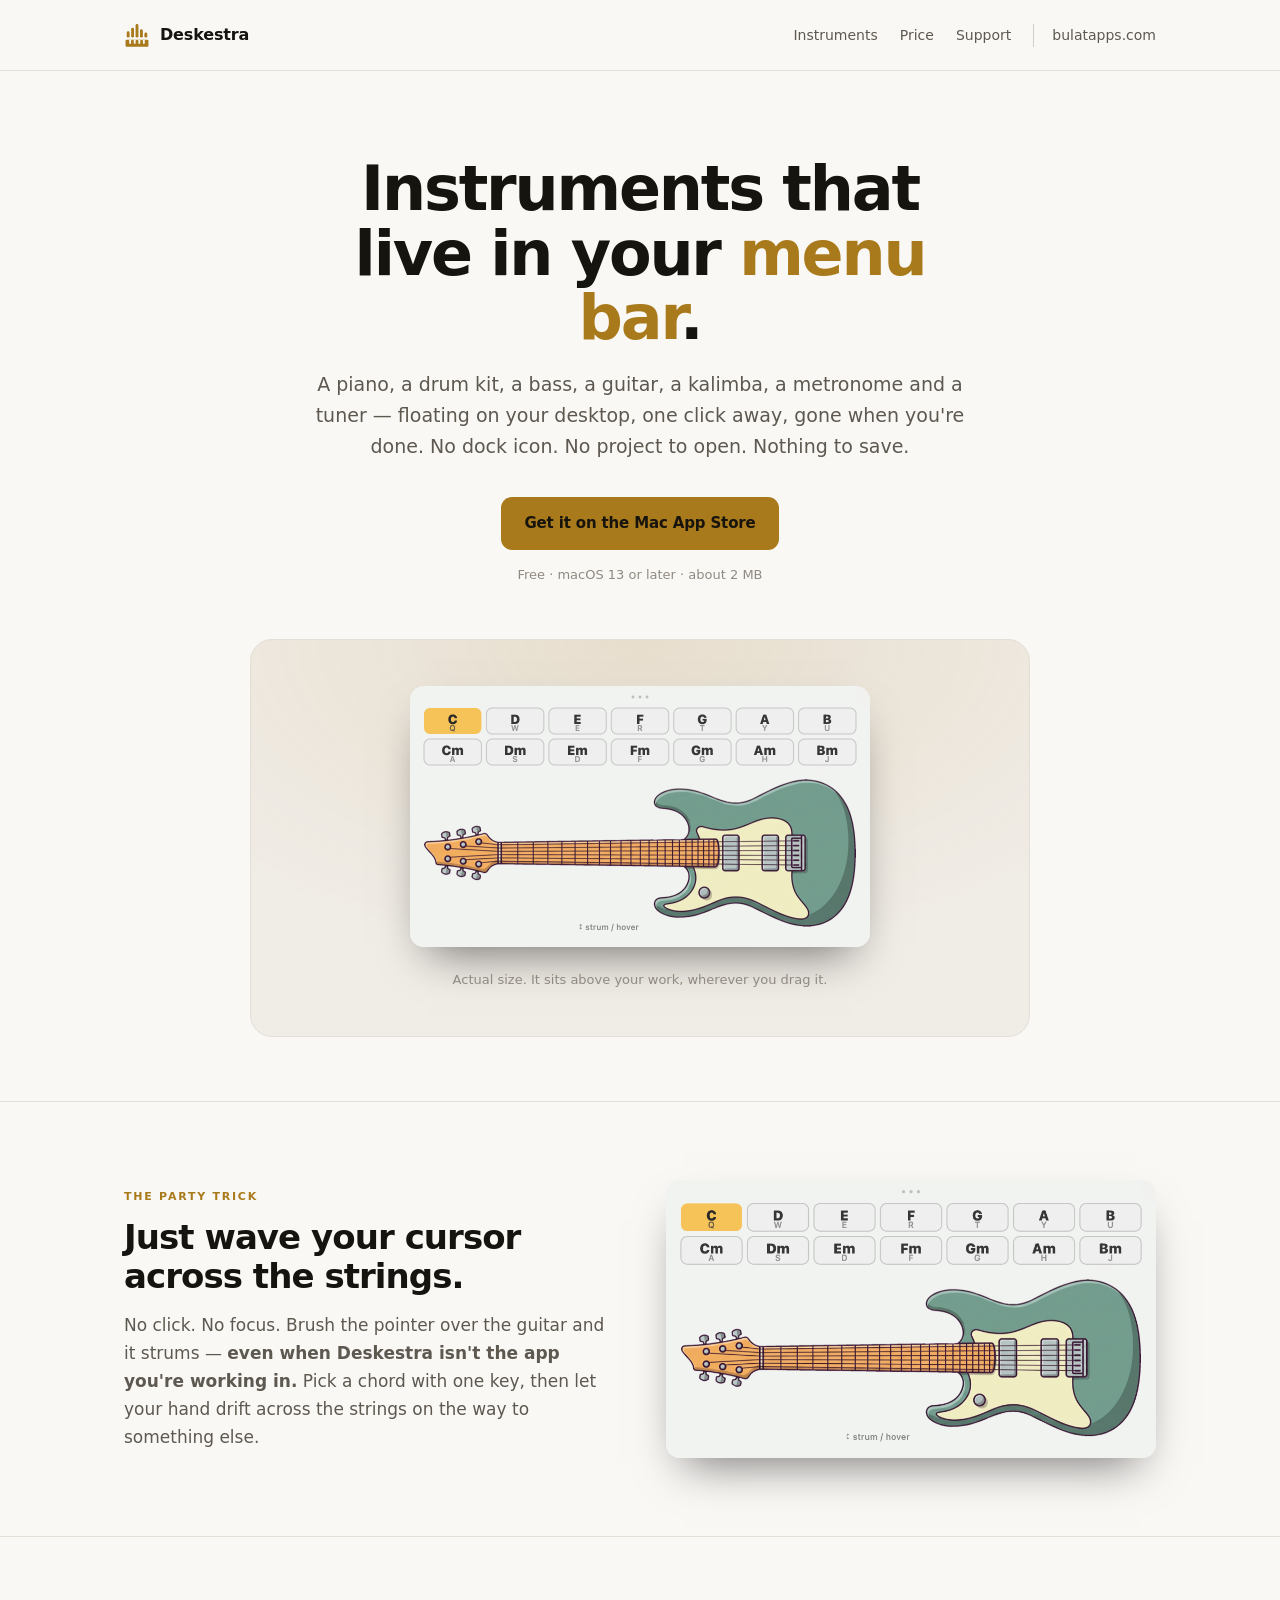
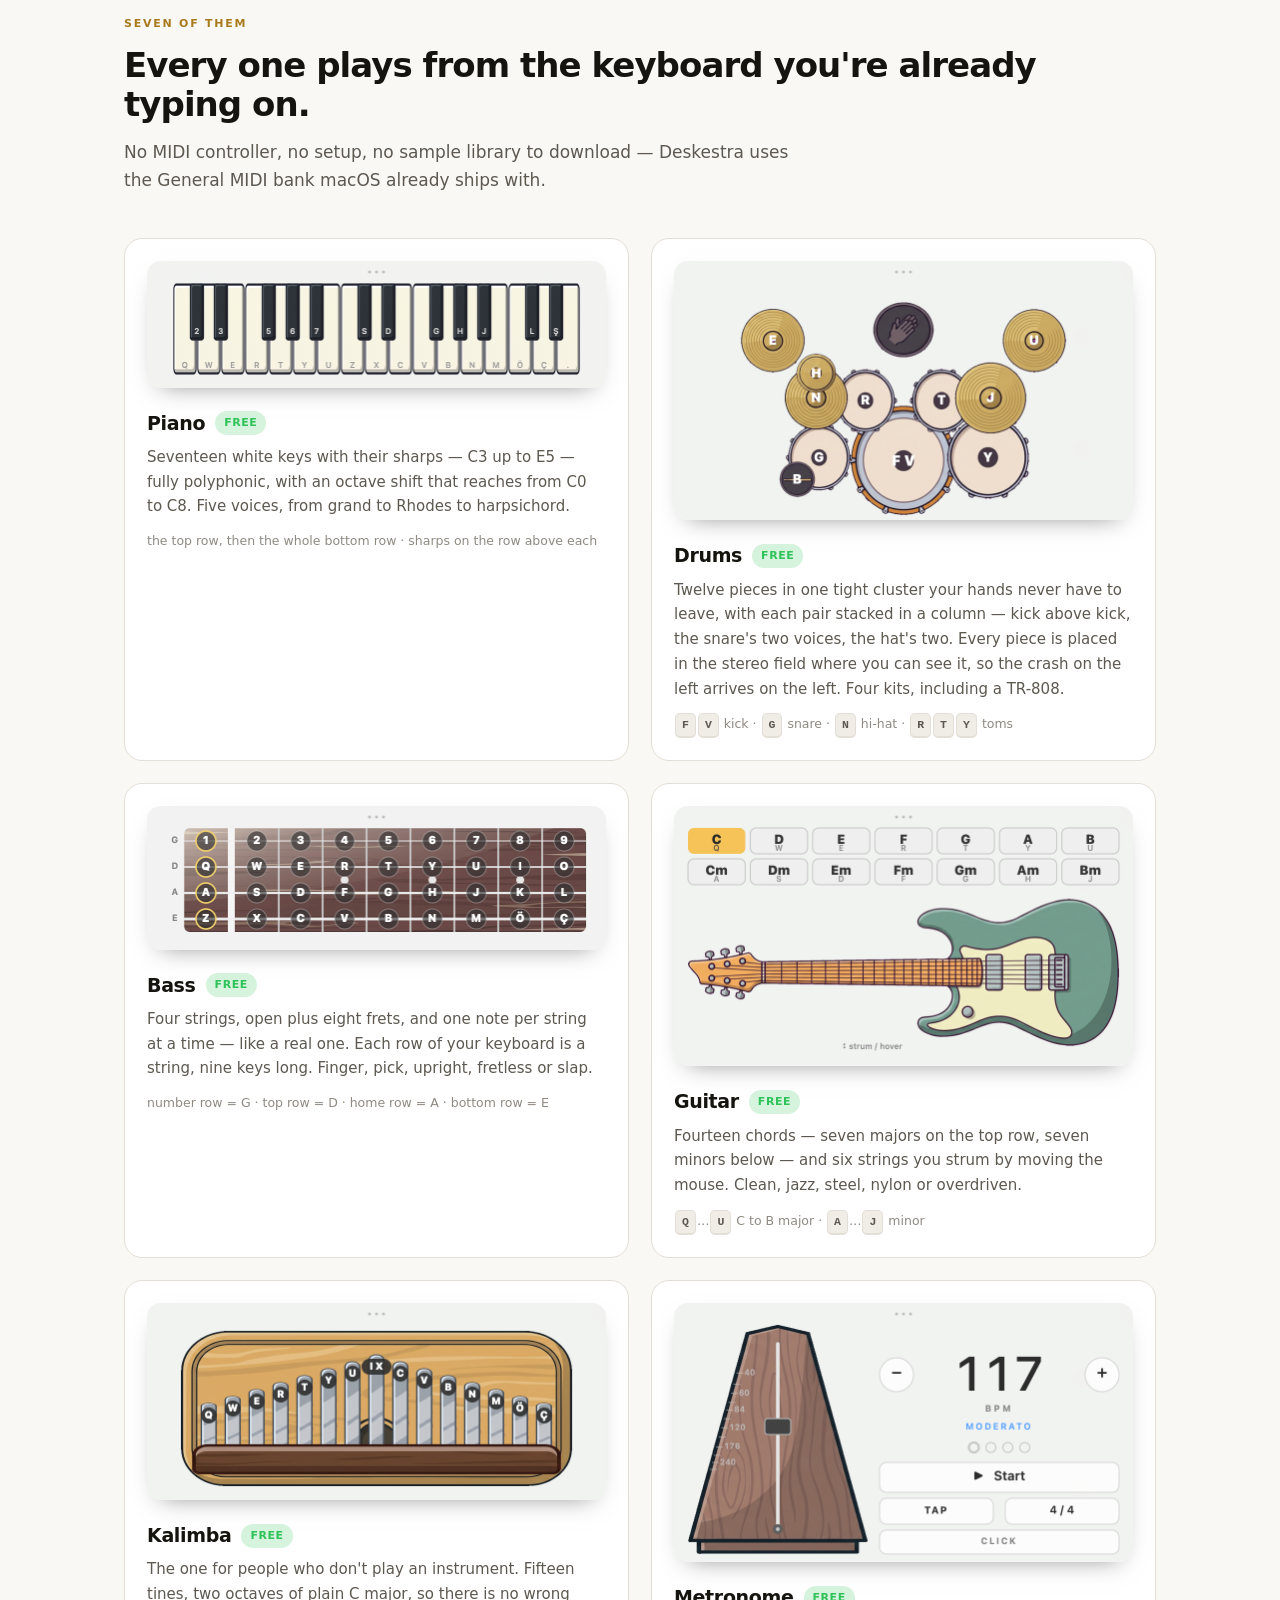
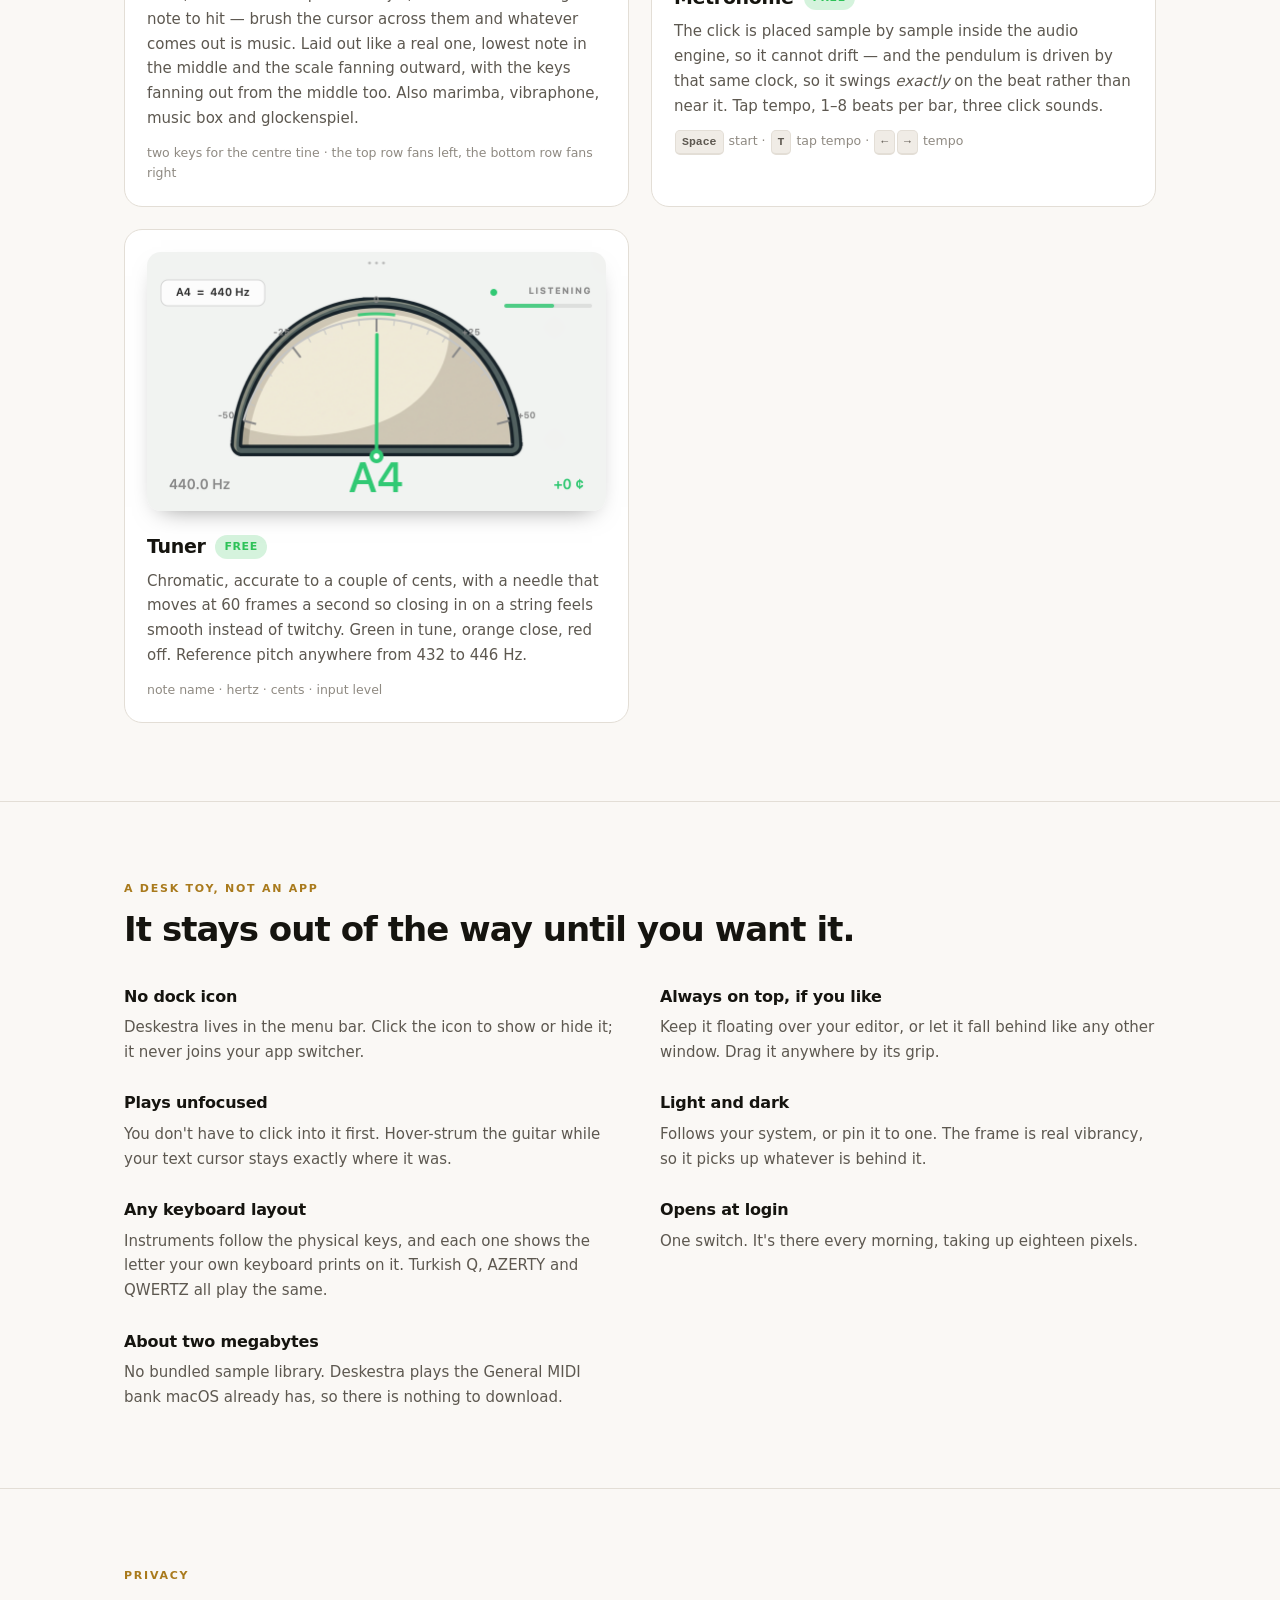
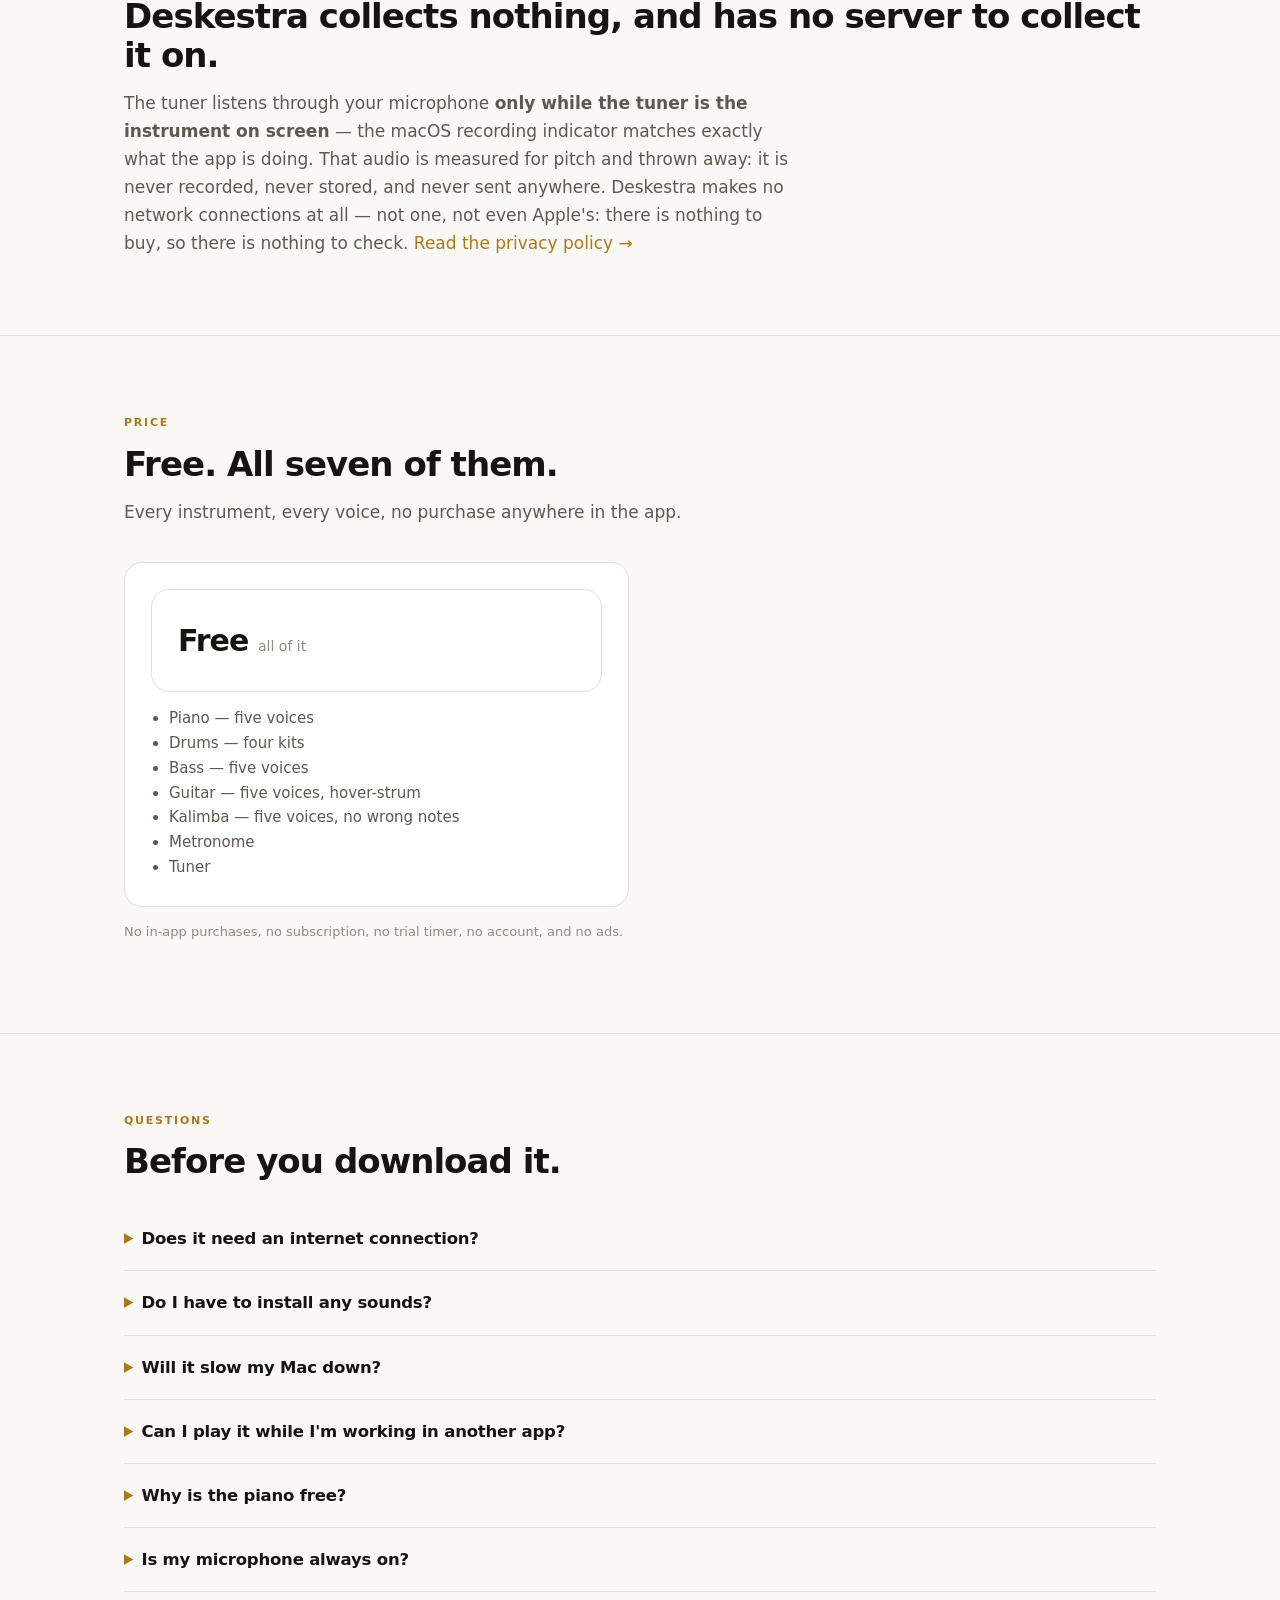
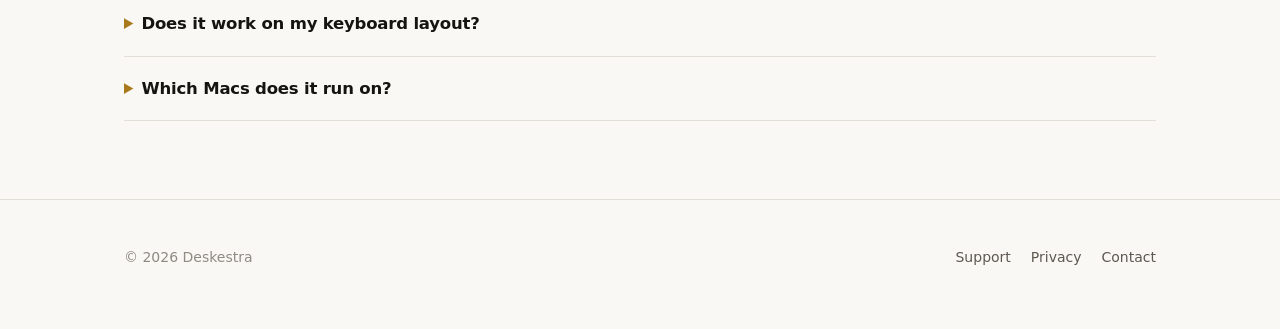
<file: index.html>
<!DOCTYPE html>
<html lang="en">
<head>
<meta charset="utf-8">
<meta name="viewport" content="width=device-width, initial-scale=1">
<!-- The page ships its own light and dark designs; stop extensions from re-inventing them. -->
<meta name="darkreader-lock">
<title>Deskestra — instruments in your menu bar</title>
<meta name="description" content="A piano, a drum kit, a bass, a guitar, a kalimba, a metronome and a tuner that live in your Mac's menu bar. Free, all of it. macOS 13+.">
<meta property="og:title" content="Deskestra — instruments in your menu bar">
<meta property="og:description" content="Seven instruments that float on your desktop, one click away, gone when you're done.">
<meta property="og:type" content="website">
<link rel="stylesheet" href="style.css">
<link rel="icon" href="img/appicon.png">
</head>
<body>

<header>
  <div class="wrap">
    <a class="wordmark" href="/">
      <svg class="mark" viewBox="0 0 100 100" aria-hidden="true">
        <mask id="dm">
          <rect width="100" height="100" fill="#000"/>
          <rect x="10.5" y="36" width="11" height="24" rx="5.5" fill="#fff"/>
          <rect x="27.5" y="22" width="11" height="38" rx="5.5" fill="#fff"/>
          <rect x="44.5" y="8"  width="11" height="52" rx="5.5" fill="#fff"/>
          <rect x="61.5" y="28" width="11" height="32" rx="5.5" fill="#fff"/>
          <rect x="78.5" y="40" width="11" height="20" rx="5.5" fill="#fff"/>
          <rect x="6" y="68" width="88" height="27" rx="4" fill="#fff"/>
          <rect x="20.1" y="68" width="7" height="16" rx="2" fill="#000"/>
          <rect x="37.7" y="68" width="7" height="16" rx="2" fill="#000"/>
          <rect x="55.3" y="68" width="7" height="16" rx="2" fill="#000"/>
          <rect x="72.9" y="68" width="7" height="16" rx="2" fill="#000"/>
        </mask>
        <rect width="100" height="100" fill="currentColor" mask="url(#dm)"/>
      </svg>
      Deskestra
    </a>
    <nav>
      <a href="#instruments">Instruments</a>
      <a href="#price">Price</a>
      <a href="support.html">Support</a>
      <a class="hub" href="https://bulatapps.com/">bulatapps.com</a>
    </nav>
  </div>
</header>

<div class="wrap hero">
  <h1>Instruments that live in your <em>menu bar</em>.</h1>
  <p class="lede">
    A piano, a drum kit, a bass, a guitar, a kalimba, a metronome and a tuner — floating on your
    desktop, one click away, gone when you're done. No dock icon. No project to open. Nothing to save.
  </p>
  <div class="cta">
    <a class="btn btn-primary" href="https://apps.apple.com/app/id6801593827">Get it on the Mac App Store</a>
  </div>
  <p class="cta-note">Free · macOS 13 or later · about 2 MB</p>

  <!-- TODO (site/README.md): replace this still with the hover-strum screen recording. Keep the poster
       so the page still reads if the video fails or the visitor has autoplay off.
  <video class="shot" autoplay loop muted playsinline poster="img/guitar-dark.png">
    <source src="img/hover-strum.mp4" type="video/mp4">
  </video> -->
  <figure class="stage">
    <picture>
      <source srcset="img/guitar-dark.png" media="(prefers-color-scheme: dark)">
      <img class="shot" src="img/guitar-light.png" width="920" height="522" alt="Deskestra's guitar module: two rows of chord buttons above an electric guitar you strum with the cursor.">
    </picture>
    <figcaption>Actual size. It sits above your work, wherever you drag it.</figcaption>
  </figure>
</div>

<section id="strum">
  <div class="wrap feature">
    <div>
      <p class="eyebrow">The party trick</p>
      <h2>Just wave your cursor across the strings.</h2>
      <p>
        No click. No focus. Brush the pointer over the guitar and it strums — <strong>even when
        Deskestra isn't the app you're working in.</strong> Pick a chord with one key, then let your
        hand drift across the strings on the way to something else.
      </p>
    </div>
    <picture>
      <source srcset="img/guitar-dark.png" media="(prefers-color-scheme: dark)">
      <img class="shot" src="img/guitar-light.png" width="920" height="522" alt="The guitar module, showing major chords on the top row and minor chords below.">
    </picture>
  </div>
</section>

<section id="instruments">
  <div class="wrap">
    <p class="eyebrow">Seven of them</p>
    <h2>Every one plays from the keyboard you're already typing on.</h2>
    <p>No MIDI controller, no setup, no sample library to download — Deskestra uses the General MIDI
       bank macOS already ships with.</p>

    <div class="grid">

      <article class="card">
        <picture>
          <source srcset="img/piano-dark.png" media="(prefers-color-scheme: dark)">
          <img class="shot" src="img/piano-light.png" width="920" height="254" alt="Two octaves of piano keys with the computer key for each printed on it.">
        </picture>
        <h3>Piano <span class="tag tag-free">Free</span></h3>
        <p>Seventeen white keys with their sharps — C3 up to E5 — fully polyphonic, with an octave shift
           that reaches from C0 to C8. Five voices, from grand to Rhodes to harpsichord.</p>
        <p class="keys">the top row, then the whole bottom row · sharps on the row above each</p>
      </article>

      <article class="card">
        <picture>
          <source srcset="img/drums-dark.png" media="(prefers-color-scheme: dark)">
          <img class="shot" src="img/drums-light.png" width="920" height="520" alt="A drum kit drawn from above: drums as circles, cymbals as gold discs, each with its key letter.">
        </picture>
        <h3>Drums <span class="tag tag-free">Free</span></h3>
        <p>Twelve pieces in one tight cluster your hands never have to leave, with each pair stacked in a
           column — kick above kick, the snare's two voices, the hat's two. Every piece is placed in the
           stereo field where you can see it, so the crash on the left arrives on the left. Four kits,
           including a TR-808.</p>
        <p class="keys"><kbd>F</kbd><kbd>V</kbd> kick · <kbd>G</kbd> snare · <kbd>N</kbd> hi-hat · <kbd>R</kbd><kbd>T</kbd><kbd>Y</kbd> toms</p>
      </article>

      <article class="card">
        <picture>
          <source srcset="img/bass-dark.png" media="(prefers-color-scheme: dark)">
          <img class="shot" src="img/bass-light.png" width="920" height="288" alt="A four-string bass fretboard, one keyboard row per string.">
        </picture>
        <h3>Bass <span class="tag tag-free">Free</span></h3>
        <p>Four strings, open plus eight frets, and one note per string at a time — like a real one.
           Each row of your keyboard is a string, nine keys long. Finger, pick, upright, fretless or slap.</p>
        <p class="keys">number row = G · top row = D · home row = A · bottom row = E</p>
      </article>

      <article class="card">
        <picture>
          <source srcset="img/guitar-dark.png" media="(prefers-color-scheme: dark)">
          <img class="shot" src="img/guitar-light.png" width="920" height="522" alt="The guitar module with fourteen chord buttons above the instrument.">
        </picture>
        <h3>Guitar <span class="tag tag-free">Free</span></h3>
        <p>Fourteen chords — seven majors on the top row, seven minors below — and six strings you
           strum by moving the mouse. Clean, jazz, steel, nylon or overdriven.</p>
        <p class="keys"><kbd>Q</kbd>…<kbd>U</kbd> C to B major · <kbd>A</kbd>…<kbd>J</kbd> minor</p>
      </article>

      <article class="card">
        <picture>
          <source srcset="img/kalimba-dark.png" media="(prefers-color-scheme: dark)">
          <img class="shot" src="img/kalimba-light.png" width="920" height="396" alt="A kalimba: metal tines on a wooden board, the longest in the middle, fanning shorter towards each edge.">
        </picture>
        <h3>Kalimba <span class="tag tag-free">Free</span></h3>
        <p>The one for people who don't play an instrument. Fifteen tines, two octaves of plain C major,
           so there is no wrong note to hit — brush the cursor across them and whatever comes out is
           music. Laid out like a real one, lowest note in the middle and the scale fanning outward, with
           the keys fanning out from the middle too. Also marimba, vibraphone, music box and glockenspiel.</p>
        <p class="keys">two keys for the centre tine · the top row fans left, the bottom row fans right</p>
      </article>

      <article class="card">
        <picture>
          <source srcset="img/metronome-dark.png" media="(prefers-color-scheme: dark)">
          <img class="shot" src="img/metronome-light.png" width="920" height="520" alt="A wedge metronome with a swinging pendulum beside a large BPM readout.">
        </picture>
        <h3>Metronome <span class="tag tag-free">Free</span></h3>
        <p>The click is placed sample by sample inside the audio engine, so it cannot drift — and the
           pendulum is driven by that same clock, so it swings <em>exactly</em> on the beat rather
           than near it. Tap tempo, 1–8 beats per bar, three click sounds.</p>
        <p class="keys"><kbd>Space</kbd> start · <kbd>T</kbd> tap tempo · <kbd>←</kbd><kbd>→</kbd> tempo</p>
      </article>

      <article class="card">
        <picture>
          <source srcset="img/tuner-dark.png" media="(prefers-color-scheme: dark)">
          <img class="shot" src="img/tuner-light.png" width="920" height="520" alt="A chromatic tuner showing the note name, frequency in hertz and the error in cents.">
        </picture>
        <h3>Tuner <span class="tag tag-free">Free</span></h3>
        <p>Chromatic, accurate to a couple of cents, with a needle that moves at 60 frames a second so
           closing in on a string feels smooth instead of twitchy. Green in tune, orange close, red
           off. Reference pitch anywhere from 432 to 446 Hz.</p>
        <p class="keys">note name · hertz · cents · input level</p>
      </article>

    </div>
  </div>
</section>

<section id="desktop">
  <div class="wrap">
    <p class="eyebrow">A desk toy, not an app</p>
    <h2>It stays out of the way until you want it.</h2>
    <ul class="points">
      <li><h3>No dock icon</h3><p>Deskestra lives in the menu bar. Click the icon to show or hide it; it never joins your app switcher.</p></li>
      <li><h3>Always on top, if you like</h3><p>Keep it floating over your editor, or let it fall behind like any other window. Drag it anywhere by its grip.</p></li>
      <li><h3>Plays unfocused</h3><p>You don't have to click into it first. Hover-strum the guitar while your text cursor stays exactly where it was.</p></li>
      <li><h3>Light and dark</h3><p>Follows your system, or pin it to one. The frame is real vibrancy, so it picks up whatever is behind it.</p></li>
      <li><h3>Any keyboard layout</h3><p>Instruments follow the physical keys, and each one shows the letter your own keyboard prints on it. Turkish Q, AZERTY and QWERTZ all play the same.</p></li>
      <li><h3>Opens at login</h3><p>One switch. It's there every morning, taking up eighteen pixels.</p></li>
      <li><h3>About two megabytes</h3><p>No bundled sample library. Deskestra plays the General MIDI bank macOS already has, so there is nothing to download.</p></li>
    </ul>
  </div>
</section>

<section id="privacy-teaser">
  <div class="wrap">
    <p class="eyebrow">Privacy</p>
    <h2>Deskestra collects nothing, and has no server to collect it on.</h2>
    <p>
      The tuner listens through your microphone <strong>only while the tuner is the instrument on
      screen</strong> — the macOS recording indicator matches exactly what the app is doing. That audio
      is measured for pitch and thrown away: it is never recorded, never stored, and never sent
      anywhere. Deskestra makes no network connections at all — not one, not even Apple's: there is nothing
      to buy, so there is nothing to check.
      <a href="privacy.html">Read the privacy policy →</a>
    </p>
  </div>
</section>

<section id="price">
  <div class="wrap">
    <p class="eyebrow">Price</p>
    <h2>Free. All seven of them.</h2>
    <p>Every instrument, every voice, no purchase anywhere in the app.</p>
    <div class="price">
      <div>
        <div class="amount">Free <small>all of it</small></div>
        <ul>
          <li>Piano — five voices</li>
          <li>Drums — four kits</li>
          <li>Bass — five voices</li>
          <li>Guitar — five voices, hover-strum</li>
          <li>Kalimba — five voices, no wrong notes</li>
          <li>Metronome</li>
          <li>Tuner</li>
        </ul>
      </div>
    </div>
    <p class="cta-note">No in-app purchases, no subscription, no trial timer, no account, and no ads.</p>
  </div>
</section>

<section id="faq">
  <div class="wrap">
    <p class="eyebrow">Questions</p>
    <h2>Before you download it.</h2>
    <div style="margin-top:26px">
      <details>
        <summary>Does it need an internet connection?</summary>
        <p>No. Every instrument works offline, forever. The only moment a connection is needed is buying or
           restoring an instrument, and that is handled by Apple's App Store rather than by us.</p>
      </details>
      <details>
        <summary>Do I have to install any sounds?</summary>
        <p>No. Every instrument plays the General MIDI bank that ships with macOS, which is why the app
           is about two megabytes instead of several hundred.</p>
      </details>
      <details>
        <summary>Will it slow my Mac down?</summary>
        <p>It does essentially nothing until you play something. The tuner is the only part that works
           continuously, and only while it's the instrument on screen.</p>
      </details>
      <details>
        <summary>Can I play it while I'm working in another app?</summary>
        <p>Yes — that's rather the point. The window doesn't steal focus, and the guitar strums on hover
           without a click.</p>
      </details>
      <details>
        <summary>Why is the piano free?</summary>
        <p>Because a desk toy you have to pay for before you know whether you like it isn't a desk toy.
           Play the piano, run the metronome, tune your guitar. The drums are right there too, and so is everything else.</p>
      </details>
      <details>
        <summary>Is my microphone always on?</summary>
        <p>No. Recording starts when you open the tuner and stops when you leave it. Nothing is recorded
           or transmitted at any point — see the <a href="privacy.html">privacy policy</a>.</p>
      </details>
      <details>
        <summary>Does it work on my keyboard layout?</summary>
        <p>Yes. Every instrument is mapped to physical keys rather than to letters, and the letter drawn on
           each key, tine or drum is the one your own layout prints there — so the fingering is identical on
           a US, Turkish, French or German keyboard.</p>
      </details>
      <details>
        <summary>Which Macs does it run on?</summary>
        <p>macOS 13 Ventura or later, on both Apple silicon and Intel.</p>
      </details>
    </div>
  </div>
</section>

<footer>
  <div class="wrap">
    <span>© 2026 Deskestra</span>
    <nav>
      <a href="support.html">Support</a>
      <a href="privacy.html">Privacy</a>
      <a href="mailto:support@bulatapps.com">Contact</a>
    </nav>
  </div>
</footer>

</body>
</html>
</file>
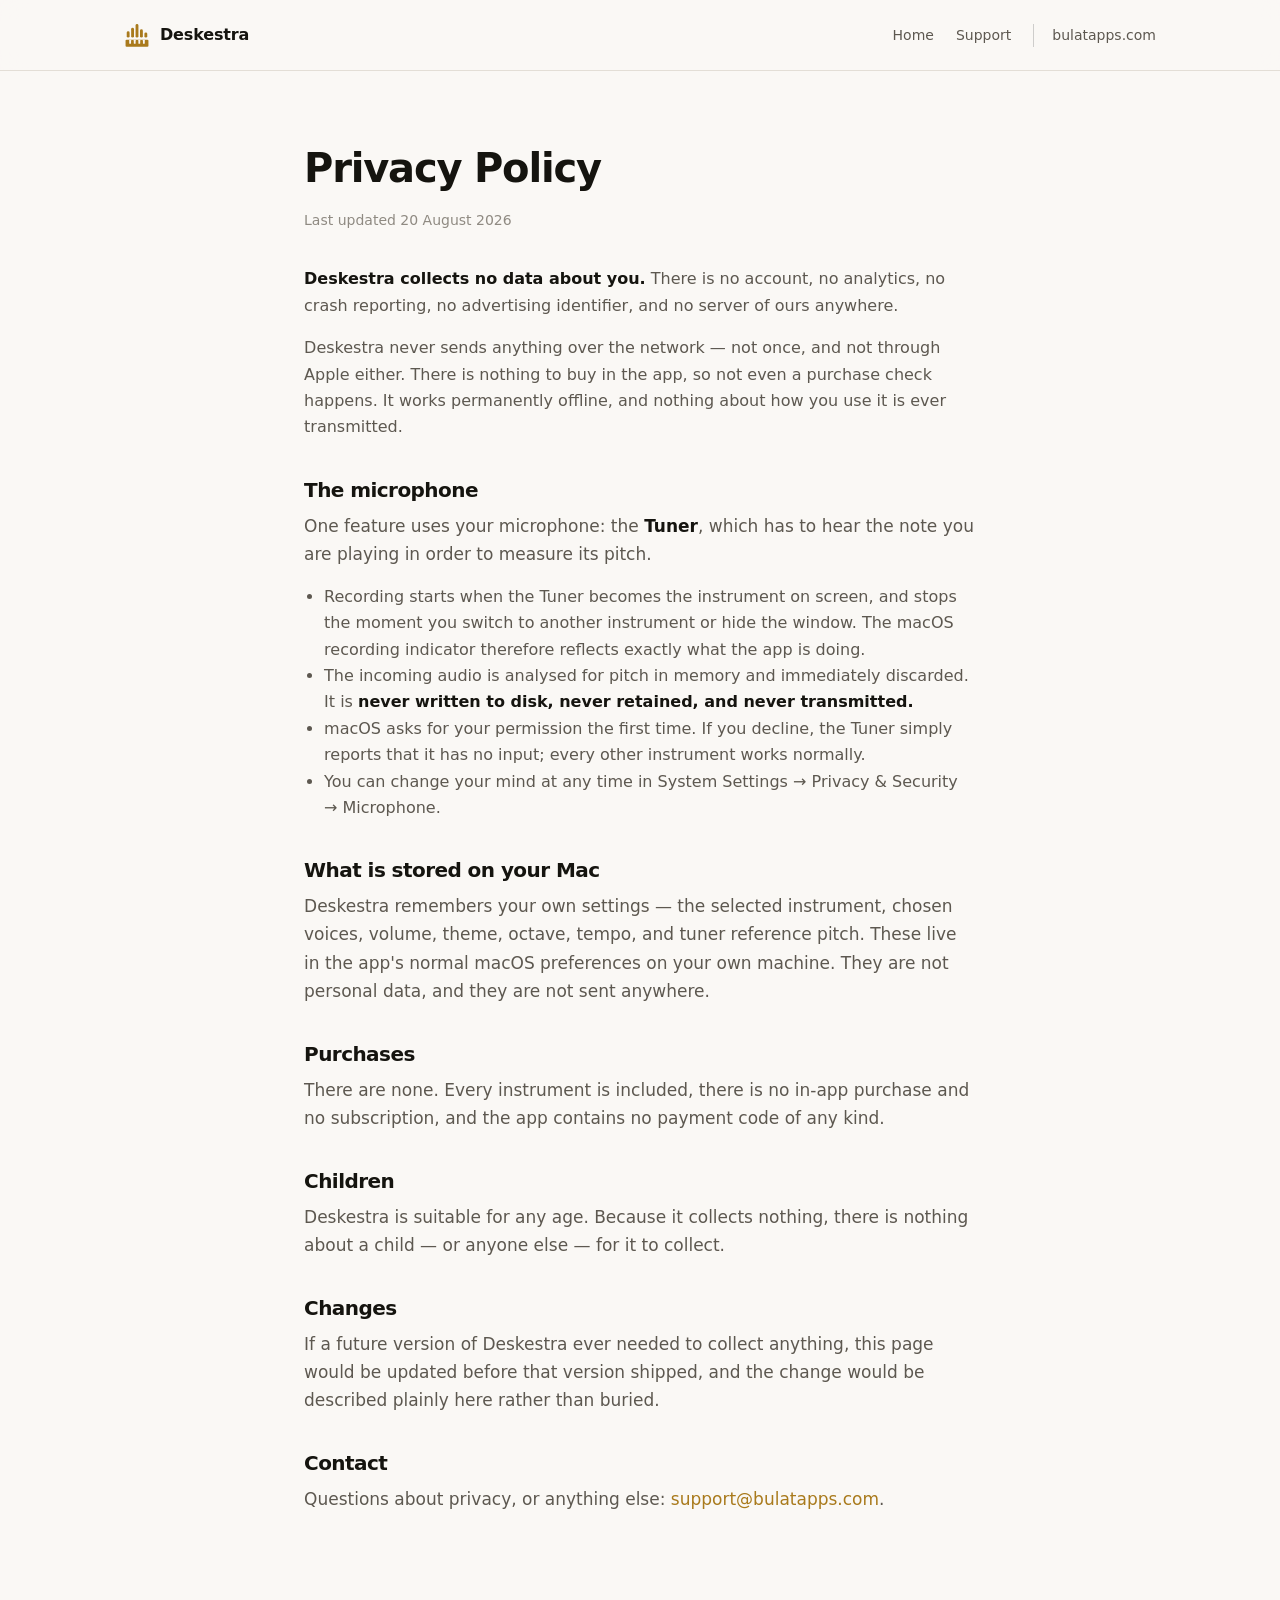
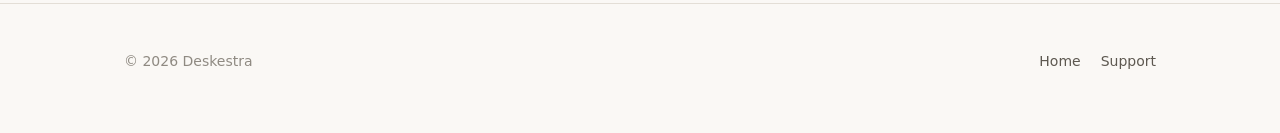
<file: privacy.html>
<!DOCTYPE html>
<html lang="en">
<head>
<meta charset="utf-8">
<meta name="viewport" content="width=device-width, initial-scale=1">
<meta name="darkreader-lock">
<title>Privacy Policy — Deskestra</title>
<meta name="description" content="Deskestra collects no data. The tuner uses the microphone only while it is on screen, and that audio never leaves your Mac.">
<link rel="stylesheet" href="style.css">
<link rel="icon" href="img/appicon.png">
</head>
<body>

<header>
  <div class="wrap">
    <a class="wordmark" href="index.html">
      <svg class="mark" viewBox="0 0 100 100" aria-hidden="true">
        <mask id="dm">
          <rect width="100" height="100" fill="#000"/>
          <rect x="10.5" y="36" width="11" height="24" rx="5.5" fill="#fff"/>
          <rect x="27.5" y="22" width="11" height="38" rx="5.5" fill="#fff"/>
          <rect x="44.5" y="8"  width="11" height="52" rx="5.5" fill="#fff"/>
          <rect x="61.5" y="28" width="11" height="32" rx="5.5" fill="#fff"/>
          <rect x="78.5" y="40" width="11" height="20" rx="5.5" fill="#fff"/>
          <rect x="6" y="68" width="88" height="27" rx="4" fill="#fff"/>
          <rect x="20.1" y="68" width="7" height="16" rx="2" fill="#000"/>
          <rect x="37.7" y="68" width="7" height="16" rx="2" fill="#000"/>
          <rect x="55.3" y="68" width="7" height="16" rx="2" fill="#000"/>
          <rect x="72.9" y="68" width="7" height="16" rx="2" fill="#000"/>
        </mask>
        <rect width="100" height="100" fill="currentColor" mask="url(#dm)"/>
      </svg>
      Deskestra
    </a>
    <nav><a href="index.html">Home</a><a href="support.html">Support</a><a class="hub" href="https://bulatapps.com/">bulatapps.com</a></nav>
  </div>
</header>

<div class="wrap prose">
  <h1>Privacy Policy</h1>
  <p class="updated">Last updated 20 August 2026</p>

  <p><strong>Deskestra collects no data about you.</strong> There is no account, no analytics, no crash
     reporting, no advertising identifier, and no server of ours anywhere.</p>
  <p>Deskestra never sends anything over the network — not once, and not through Apple either. There is
     nothing to buy in the app, so not even a purchase check happens. It works permanently offline, and
     nothing about how you use it is ever transmitted.</p>

  <h2>The microphone</h2>
  <p>One feature uses your microphone: the <strong>Tuner</strong>, which has to hear the note you are
     playing in order to measure its pitch.</p>
  <ul>
    <li>Recording starts when the Tuner becomes the instrument on screen, and stops the moment you switch
      to another instrument or hide the window. The macOS recording indicator therefore reflects exactly
      what the app is doing.</li>
    <li>The incoming audio is analysed for pitch in memory and immediately discarded. It is
      <strong>never written to disk, never retained, and never transmitted.</strong></li>
    <li>macOS asks for your permission the first time. If you decline, the Tuner simply reports that it
      has no input; every other instrument works normally.</li>
    <li>You can change your mind at any time in System Settings → Privacy &amp; Security → Microphone.</li>
  </ul>

  <h2>What is stored on your Mac</h2>
  <p>Deskestra remembers your own settings — the selected instrument, chosen voices, volume, theme,
     octave, tempo, and tuner reference pitch. These live in the
     app's normal macOS preferences on your own machine. They are not personal data, and they are not
     sent anywhere.</p>

  <h2>Purchases</h2>
  <p>There are none. Every instrument is included, there is no in-app purchase and no subscription, and
     the app contains no payment code of any kind.</p>

  <h2>Children</h2>
  <p>Deskestra is suitable for any age. Because it collects nothing, there is nothing about a child —
     or anyone else — for it to collect.</p>

  <h2>Changes</h2>
  <p>If a future version of Deskestra ever needed to collect anything, this page would be updated before
     that version shipped, and the change would be described plainly here rather than buried.</p>

  <h2>Contact</h2>
  <p>Questions about privacy, or anything else: <a href="mailto:support@bulatapps.com">support@bulatapps.com</a>.</p>
</div>

<footer>
  <div class="wrap">
    <span>© 2026 Deskestra</span>
    <nav>
      <a href="index.html">Home</a>
      <a href="support.html">Support</a>
    </nav>
  </div>
</footer>

</body>
</html>
</file>
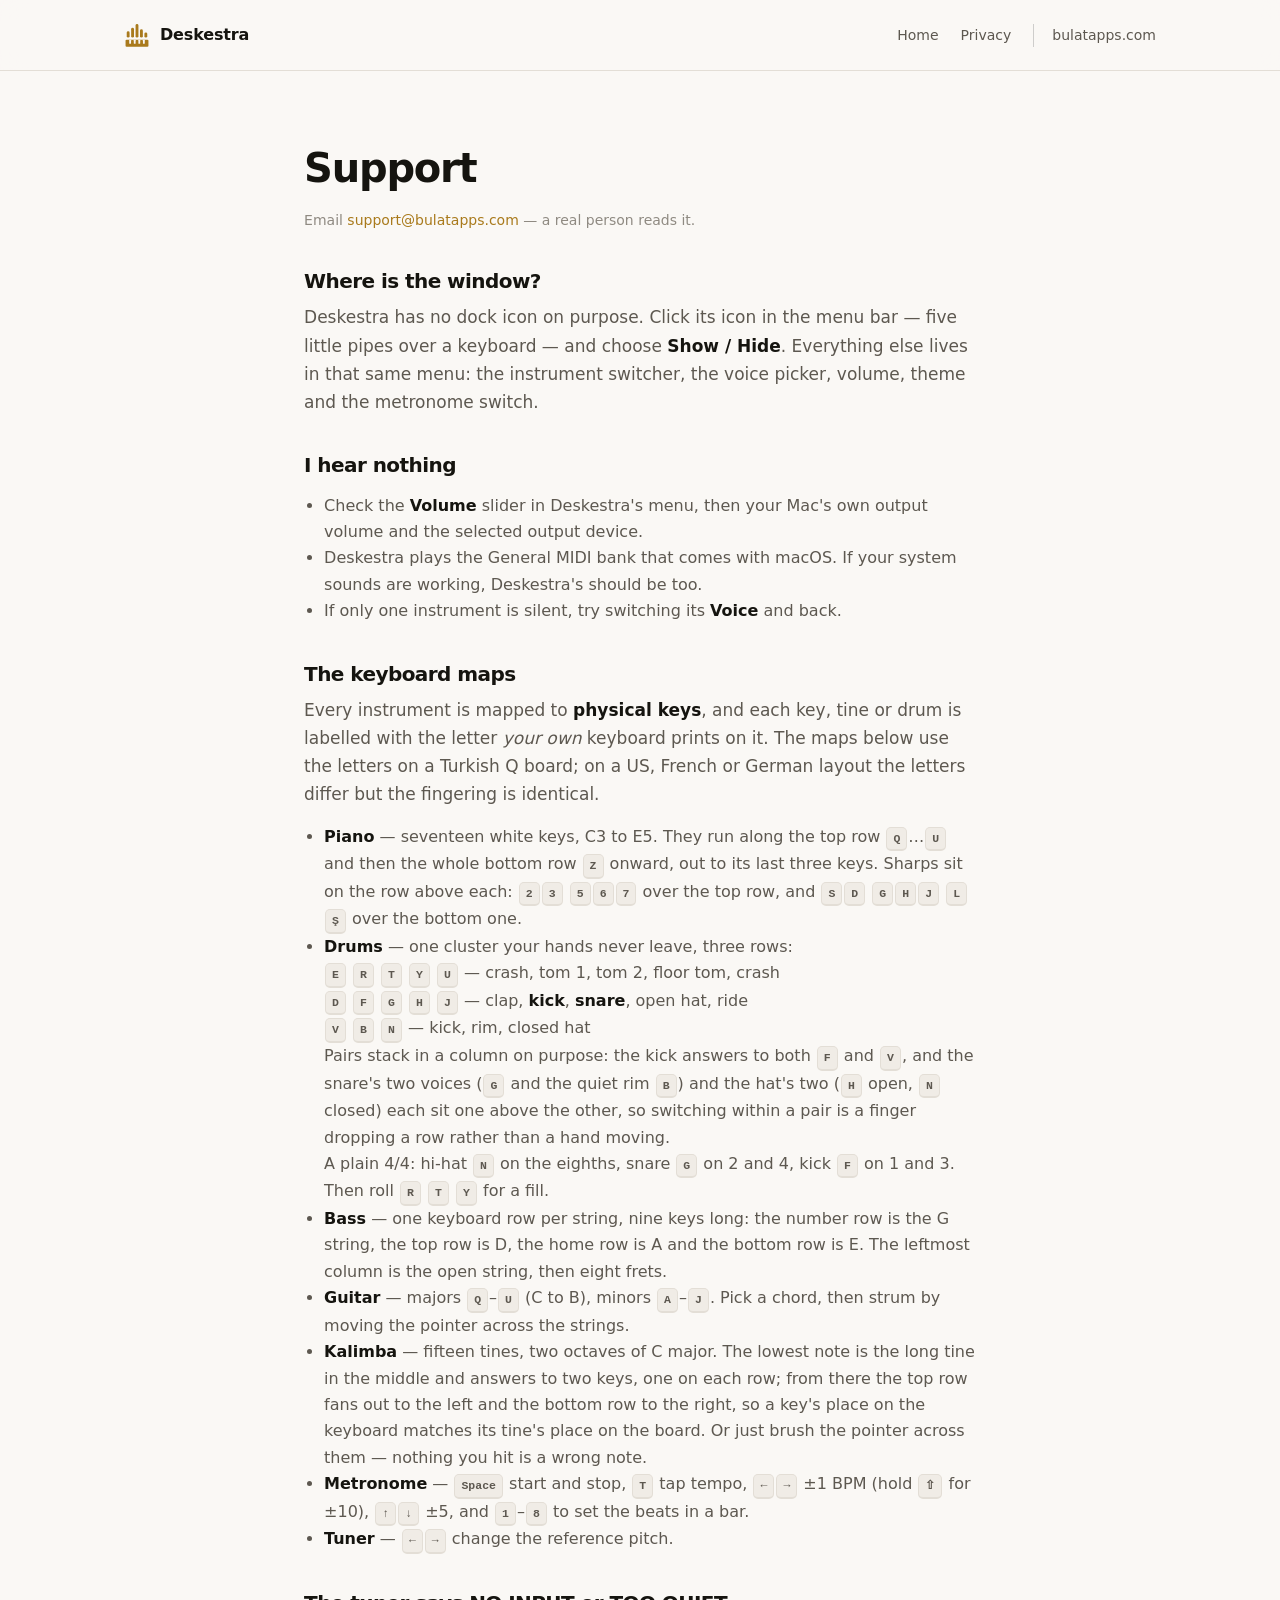
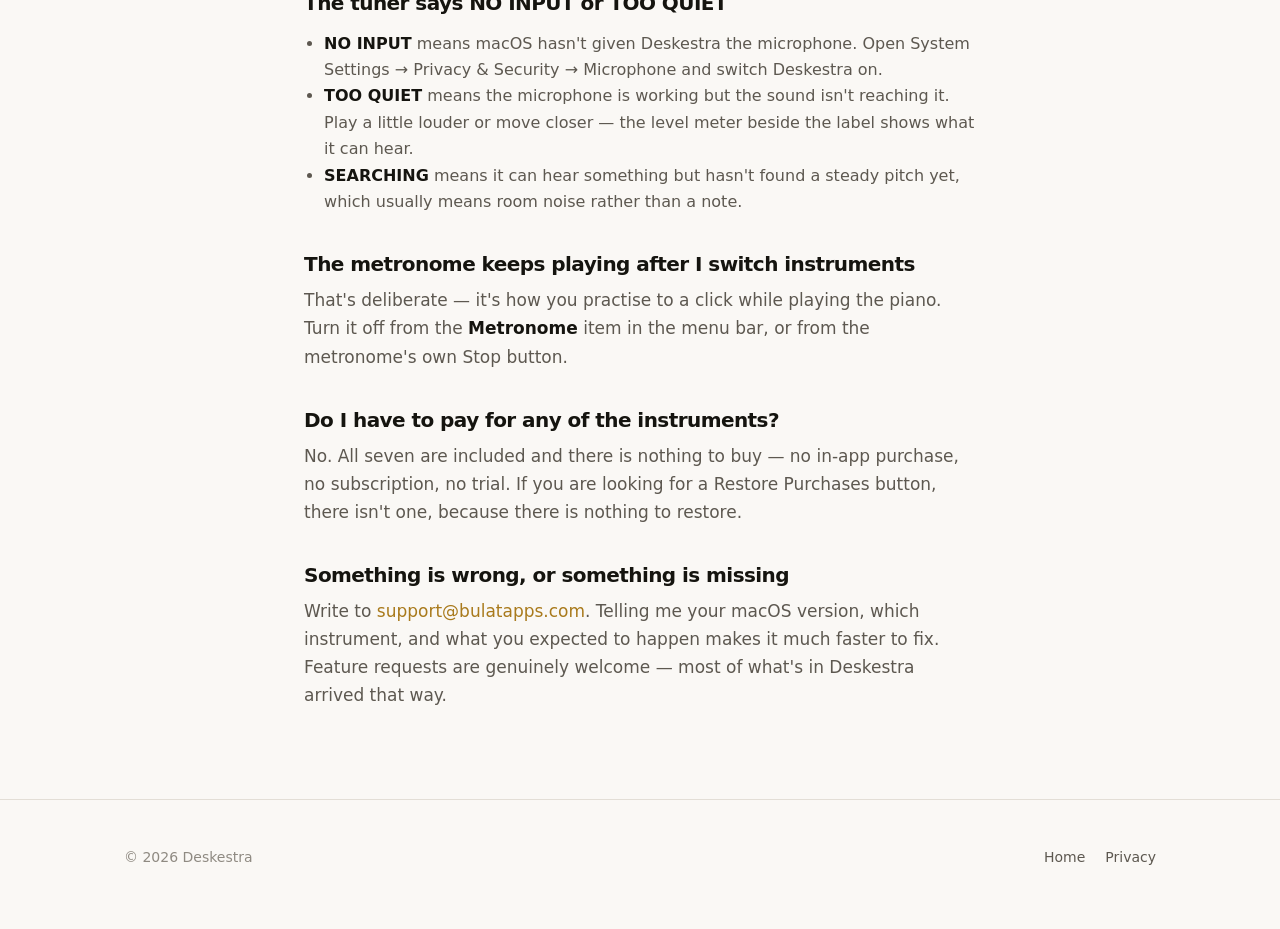
<file: support.html>
<!DOCTYPE html>
<html lang="en">
<head>
<meta charset="utf-8">
<meta name="viewport" content="width=device-width, initial-scale=1">
<meta name="darkreader-lock">
<title>Support — Deskestra</title>
<meta name="description" content="Help with Deskestra: keyboard maps, no sound, microphone permission, and how to get in touch.">
<link rel="stylesheet" href="style.css">
<link rel="icon" href="img/appicon.png">
</head>
<body>

<header>
  <div class="wrap">
    <a class="wordmark" href="index.html">
      <svg class="mark" viewBox="0 0 100 100" aria-hidden="true">
        <mask id="dm">
          <rect width="100" height="100" fill="#000"/>
          <rect x="10.5" y="36" width="11" height="24" rx="5.5" fill="#fff"/>
          <rect x="27.5" y="22" width="11" height="38" rx="5.5" fill="#fff"/>
          <rect x="44.5" y="8"  width="11" height="52" rx="5.5" fill="#fff"/>
          <rect x="61.5" y="28" width="11" height="32" rx="5.5" fill="#fff"/>
          <rect x="78.5" y="40" width="11" height="20" rx="5.5" fill="#fff"/>
          <rect x="6" y="68" width="88" height="27" rx="4" fill="#fff"/>
          <rect x="20.1" y="68" width="7" height="16" rx="2" fill="#000"/>
          <rect x="37.7" y="68" width="7" height="16" rx="2" fill="#000"/>
          <rect x="55.3" y="68" width="7" height="16" rx="2" fill="#000"/>
          <rect x="72.9" y="68" width="7" height="16" rx="2" fill="#000"/>
        </mask>
        <rect width="100" height="100" fill="currentColor" mask="url(#dm)"/>
      </svg>
      Deskestra
    </a>
    <nav><a href="index.html">Home</a><a href="privacy.html">Privacy</a><a class="hub" href="https://bulatapps.com/">bulatapps.com</a></nav>
  </div>
</header>

<div class="wrap prose">
  <h1>Support</h1>
  <p class="updated">Email <a href="mailto:support@bulatapps.com">support@bulatapps.com</a> — a real person reads it.</p>

  <h2>Where is the window?</h2>
  <p>Deskestra has no dock icon on purpose. Click its icon in the menu bar — five little pipes over a
     keyboard — and choose <strong>Show / Hide</strong>. Everything else lives in that same menu:
     the instrument switcher, the voice picker, volume, theme and the metronome switch.</p>

  <h2>I hear nothing</h2>
  <ul>
    <li>Check the <strong>Volume</strong> slider in Deskestra's menu, then your Mac's own output volume
      and the selected output device.</li>
    <li>Deskestra plays the General MIDI bank that comes with macOS. If your system sounds are working,
      Deskestra's should be too.</li>
    <li>If only one instrument is silent, try switching its <strong>Voice</strong> and back.</li>
  </ul>

  <h2>The keyboard maps</h2>
  <p>Every instrument is mapped to <strong>physical keys</strong>, and each key, tine or drum is labelled
     with the letter <em>your own</em> keyboard prints on it. The maps below use the letters on a Turkish Q
     board; on a US, French or German layout the letters differ but the fingering is identical.</p>
  <ul>
    <li><strong>Piano</strong> — seventeen white keys, C3 to E5. They run along the top row
      <kbd>Q</kbd>…<kbd>U</kbd> and then the whole bottom row <kbd>Z</kbd> onward, out to its last three
      keys. Sharps sit on the row above each: <kbd>2</kbd><kbd>3</kbd> <kbd>5</kbd><kbd>6</kbd><kbd>7</kbd>
      over the top row, and <kbd>S</kbd><kbd>D</kbd> <kbd>G</kbd><kbd>H</kbd><kbd>J</kbd>
      <kbd>L</kbd><kbd>Ş</kbd> over the bottom one.</li>
    <li><strong>Drums</strong> — one cluster your hands never leave, three rows:
      <br><kbd>E</kbd> <kbd>R</kbd> <kbd>T</kbd> <kbd>Y</kbd> <kbd>U</kbd> — crash, tom 1, tom 2, floor tom, crash
      <br><kbd>D</kbd> <kbd>F</kbd> <kbd>G</kbd> <kbd>H</kbd> <kbd>J</kbd> — clap, <strong>kick</strong>, <strong>snare</strong>, open hat, ride
      <br><kbd>V</kbd> <kbd>B</kbd> <kbd>N</kbd> — kick, rim, closed hat
      <br>Pairs stack in a column on purpose: the kick answers to both <kbd>F</kbd> and <kbd>V</kbd>, and
      the snare's two voices (<kbd>G</kbd> and the quiet rim <kbd>B</kbd>) and the hat's two
      (<kbd>H</kbd> open, <kbd>N</kbd> closed) each sit one above the other, so switching within a pair is
      a finger dropping a row rather than a hand moving.
      <br>A plain 4/4: hi-hat <kbd>N</kbd> on the eighths, snare <kbd>G</kbd> on 2 and 4, kick
      <kbd>F</kbd> on 1 and 3. Then roll <kbd>R</kbd> <kbd>T</kbd> <kbd>Y</kbd> for a fill.</li>
    <li><strong>Bass</strong> — one keyboard row per string, nine keys long: the number row is the G
      string, the top row is D, the home row is A and the bottom row is E. The leftmost column is the open
      string, then eight frets.</li>
    <li><strong>Guitar</strong> — majors <kbd>Q</kbd>–<kbd>U</kbd> (C to B), minors
      <kbd>A</kbd>–<kbd>J</kbd>. Pick a chord, then strum by moving the pointer across the strings.</li>
    <li><strong>Kalimba</strong> — fifteen tines, two octaves of C major. The lowest note is the long tine
      in the middle and answers to two keys, one on each row; from there the top row fans out to the left
      and the bottom row to the right, so a key's place on the keyboard matches its tine's place on the
      board. Or just brush the pointer across them — nothing you hit is a wrong note.</li>
    <li><strong>Metronome</strong> — <kbd>Space</kbd> start and stop, <kbd>T</kbd> tap tempo,
      <kbd>←</kbd><kbd>→</kbd> ±1 BPM (hold <kbd>⇧</kbd> for ±10), <kbd>↑</kbd><kbd>↓</kbd> ±5,
      and <kbd>1</kbd>–<kbd>8</kbd> to set the beats in a bar.</li>
    <li><strong>Tuner</strong> — <kbd>←</kbd><kbd>→</kbd> change the reference pitch.</li>
  </ul>

  <h2>The tuner says NO INPUT or TOO QUIET</h2>
  <ul>
    <li><strong>NO INPUT</strong> means macOS hasn't given Deskestra the microphone. Open System Settings →
      Privacy &amp; Security → Microphone and switch Deskestra on.</li>
    <li><strong>TOO QUIET</strong> means the microphone is working but the sound isn't reaching it. Play a
      little louder or move closer — the level meter beside the label shows what it can hear.</li>
    <li><strong>SEARCHING</strong> means it can hear something but hasn't found a steady pitch yet, which
      usually means room noise rather than a note.</li>
  </ul>

  <h2>The metronome keeps playing after I switch instruments</h2>
  <p>That's deliberate — it's how you practise to a click while playing the piano. Turn it off from the
     <strong>Metronome</strong> item in the menu bar, or from the metronome's own Stop button.</p>

  <h2>Do I have to pay for any of the instruments?</h2>
  <p>No. All seven are included and there is nothing to buy — no in-app purchase, no subscription, no
     trial. If you are looking for a Restore Purchases button, there isn't one, because there is nothing
     to restore.</p>

  <h2>Something is wrong, or something is missing</h2>
  <p>Write to <a href="mailto:support@bulatapps.com">support@bulatapps.com</a>. Telling me your macOS version,
     which instrument, and what you expected to happen makes it much faster to fix. Feature requests are
     genuinely welcome — most of what's in Deskestra arrived that way.</p>
</div>

<footer>
  <div class="wrap">
    <span>© 2026 Deskestra</span>
    <nav>
      <a href="index.html">Home</a>
      <a href="privacy.html">Privacy</a>
    </nav>
  </div>
</footer>

</body>
</html>
</file>
<file: style.css>
/* Deskestra — landing page.
   Brand: charcoal + brass, same as the app icon. Dark first, light supported; both are real designs,
   not one inverted. No framework, no build step, no external requests — the whole site is three HTML
   files and this stylesheet, so it can be dropped on any host. */

:root {
    --brass:      #e6b857;
    --brass-dim:  #c99a3f;
    --bg:         #121212;
    --bg-raise:   #1b1b1c;
    --bg-sink:    #0c0c0d;
    --line:       #2c2c2e;
    --ink:        #f2f0ec;
    --ink-soft:   #a4a09a;
    --ink-faint:  #6d6a66;
    --green:      #2ec258;
    --radius:     14px;
    --page:       1080px;
}

@media (prefers-color-scheme: light) {
    :root {
        --bg:       #faf8f5;
        --bg-raise: #ffffff;
        --bg-sink:  #f0ece6;
        --line:     #e3ded6;
        --ink:      #15140f;
        --ink-soft: #5d5850;
        --ink-faint:#8f8a82;
        --brass:    #a97a1c;
        --brass-dim:#8a6314;
    }
}

* { box-sizing: border-box; }

html { -webkit-text-size-adjust: 100%; }

body {
    margin: 0;
    background: var(--bg);
    color: var(--ink);
    font: 16px/1.65 -apple-system, BlinkMacSystemFont, "Segoe UI", Inter, system-ui, sans-serif;
    -webkit-font-smoothing: antialiased;
}

a { color: var(--brass); text-decoration: none; }
a:hover { text-decoration: underline; }

.wrap { max-width: var(--page); margin: 0 auto; padding: 0 24px; }

/* ── header ─────────────────────────────────────────────────────────────── */
header {
    padding: 22px 0;
    border-bottom: 1px solid var(--line);
    position: sticky; top: 0;
    background: color-mix(in srgb, var(--bg) 88%, transparent);
    backdrop-filter: saturate(160%) blur(12px);
    z-index: 10;
}
header .wrap { display: flex; align-items: center; gap: 12px; }
.wordmark { display: flex; align-items: center; gap: 10px; font-weight: 650; letter-spacing: -0.01em; color: var(--ink); }
.wordmark:hover { text-decoration: none; }
.mark { width: 26px; height: 26px; color: var(--brass); flex: none; }
header nav { margin-left: auto; display: flex; gap: 22px; font-size: 14px; }
header nav a { color: var(--ink-soft); }
header nav a:hover { color: var(--ink); text-decoration: none; }

/* ── hero ───────────────────────────────────────────────────────────────── */
.hero { padding: 86px 0 64px; text-align: center; }
.hero h1 {
    margin: 0 auto 18px;
    max-width: 15ch;
    font-size: clamp(34px, 6.4vw, 62px);
    line-height: 1.04;
    letter-spacing: -0.035em;
    font-weight: 700;
}
.hero h1 em { font-style: normal; color: var(--brass); }
.lede {
    margin: 0 auto;
    max-width: 54ch;
    font-size: clamp(16px, 2.1vw, 19px);
    color: var(--ink-soft);
}

.cta { margin-top: 34px; display: flex; gap: 12px; justify-content: center; flex-wrap: wrap; }
.btn {
    display: inline-flex; align-items: center; gap: 9px;
    padding: 13px 22px; border-radius: 11px;
    font-size: 15px; font-weight: 600; letter-spacing: -0.01em;
    border: 1px solid transparent;
}
.btn-primary { background: var(--brass); color: #17140d; }
.btn-primary:hover { background: var(--brass-dim); text-decoration: none; }
.btn-ghost { border-color: var(--line); color: var(--ink); background: var(--bg-raise); }
.btn-ghost:hover { border-color: var(--ink-faint); text-decoration: none; }
.btn[aria-disabled="true"] { opacity: .55; pointer-events: none; }
.cta-note { margin-top: 14px; font-size: 13px; color: var(--ink-faint); }

/* The app window, shown floating the way it actually sits on your desktop. */
.stage {
    margin: 54px auto 0;
    max-width: 780px;
    padding: 46px 30px;
    border-radius: 22px;
    border: 1px solid var(--line);
    background:
        radial-gradient(120% 130% at 50% 0%, color-mix(in srgb, var(--brass) 12%, transparent), transparent 62%),
        var(--bg-sink);
}
.shot { width: 100%; max-width: 460px; height: auto; display: block; margin: 0 auto;
        border-radius: var(--radius); box-shadow: 0 22px 44px -18px rgba(0,0,0,.55); }
.stage figcaption { margin-top: 22px; font-size: 13px; color: var(--ink-faint); }

/* ── sections ───────────────────────────────────────────────────────────── */
section { padding: 78px 0; border-top: 1px solid var(--line); }
.eyebrow {
    margin: 0 0 12px; font-size: 11px; font-weight: 700;
    letter-spacing: .16em; text-transform: uppercase; color: var(--brass);
}
h2 { margin: 0 0 14px; font-size: clamp(25px, 3.6vw, 34px); line-height: 1.15; letter-spacing: -0.028em; font-weight: 680; }
h2 + p { margin: 0; max-width: 62ch; color: var(--ink-soft); font-size: 17px; }

.feature { display: grid; grid-template-columns: 1fr 1fr; gap: 52px; align-items: center; }
.feature .shot { max-width: 100%; }

/* ── instrument grid ────────────────────────────────────────────────────── */
.grid { margin-top: 44px; display: grid; grid-template-columns: repeat(2, 1fr); gap: 22px; }
.card {
    padding: 22px; border: 1px solid var(--line); border-radius: 18px; background: var(--bg-raise);
}
.card .shot { max-width: 100%; box-shadow: 0 10px 24px -14px rgba(0,0,0,.5); }
.card h3 { margin: 20px 0 6px; font-size: 19px; letter-spacing: -0.018em; display: flex; align-items: center; gap: 10px; }
.card p { margin: 0; color: var(--ink-soft); font-size: 15px; }
.card .keys { margin: 12px 0 0; font-size: 12.5px; color: var(--ink-faint); }
kbd {
    display: inline-block; padding: 1px 6px; margin: 0 1px;
    border: 1px solid var(--line); border-bottom-width: 2px; border-radius: 5px;
    background: var(--bg-sink); font: 600 11.5px/1.7 ui-monospace, SFMono-Regular, Menlo, monospace;
    color: var(--ink-soft);
}
.tag {
    padding: 3px 9px; border-radius: 999px; font-size: 11px; font-weight: 700;
    letter-spacing: .05em; text-transform: uppercase;
}
.tag-free { background: color-mix(in srgb, var(--green) 20%, transparent); color: var(--green); }
.tag-paid { background: color-mix(in srgb, var(--brass) 18%, transparent); color: var(--brass); }

/* ── lists ──────────────────────────────────────────────────────────────── */
.points { margin: 34px 0 0; padding: 0; list-style: none; display: grid; grid-template-columns: repeat(2, 1fr); gap: 26px 40px; }
.points h3 { margin: 0 0 5px; font-size: 16px; letter-spacing: -0.012em; }
.points p { margin: 0; color: var(--ink-soft); font-size: 15px; }

.price { margin-top: 36px; display: grid; grid-template-columns: repeat(2, 1fr); gap: 22px; }
.price div { padding: 26px; border: 1px solid var(--line); border-radius: 18px; background: var(--bg-raise); }
.price .amount { font-size: 30px; font-weight: 700; letter-spacing: -0.03em; }
.price .amount small { font-size: 14px; font-weight: 500; color: var(--ink-faint); letter-spacing: 0; }
.price ul { margin: 14px 0 0; padding-left: 18px; color: var(--ink-soft); font-size: 15px; }

details {
    padding: 18px 0; border-bottom: 1px solid var(--line);
}
details summary { cursor: pointer; font-weight: 600; font-size: 16.5px; letter-spacing: -0.012em; }
details summary::marker { color: var(--brass); }
details p { margin: 10px 0 0; color: var(--ink-soft); }

/* ── footer ─────────────────────────────────────────────────────────────── */
footer { padding: 46px 0 60px; border-top: 1px solid var(--line); color: var(--ink-faint); font-size: 14px; }
footer .wrap { display: flex; gap: 24px; flex-wrap: wrap; align-items: center; }
footer nav { margin-left: auto; display: flex; gap: 20px; }
footer a { color: var(--ink-soft); }

/* ── prose pages (privacy, support) ─────────────────────────────────────── */
.prose { max-width: 66ch; padding: 64px 0 90px; }
.prose h1 { font-size: clamp(28px, 4.4vw, 40px); letter-spacing: -0.03em; margin: 0 0 8px; }
.prose .updated { margin: 0 0 34px; color: var(--ink-faint); font-size: 14px; }
.prose h2 { font-size: 20px; margin: 38px 0 10px; }
.prose p, .prose li { color: var(--ink-soft); }
.prose strong { color: var(--ink); }
.prose ul { padding-left: 20px; }

@media (max-width: 760px) {
    .feature, .grid, .points, .price { grid-template-columns: 1fr; }
    .feature { gap: 30px; }
    section { padding: 58px 0; }
    .hero { padding: 60px 0 44px; }
    header nav a:not(.hub) { display: none; }
    header nav a.hub { padding-left: 0; border-left: 0; }
}

/* bulatapps.com — the way out to the other apps. Last in the nav, set off by a hairline, and the one
   link that stays when the nav folds away on a phone: a visitor who came for this app is the one
   who has not seen the others yet. */
header nav a.hub { padding-left: 18px; border-left: 1px solid rgba(127,127,127,.35); }
</file>
